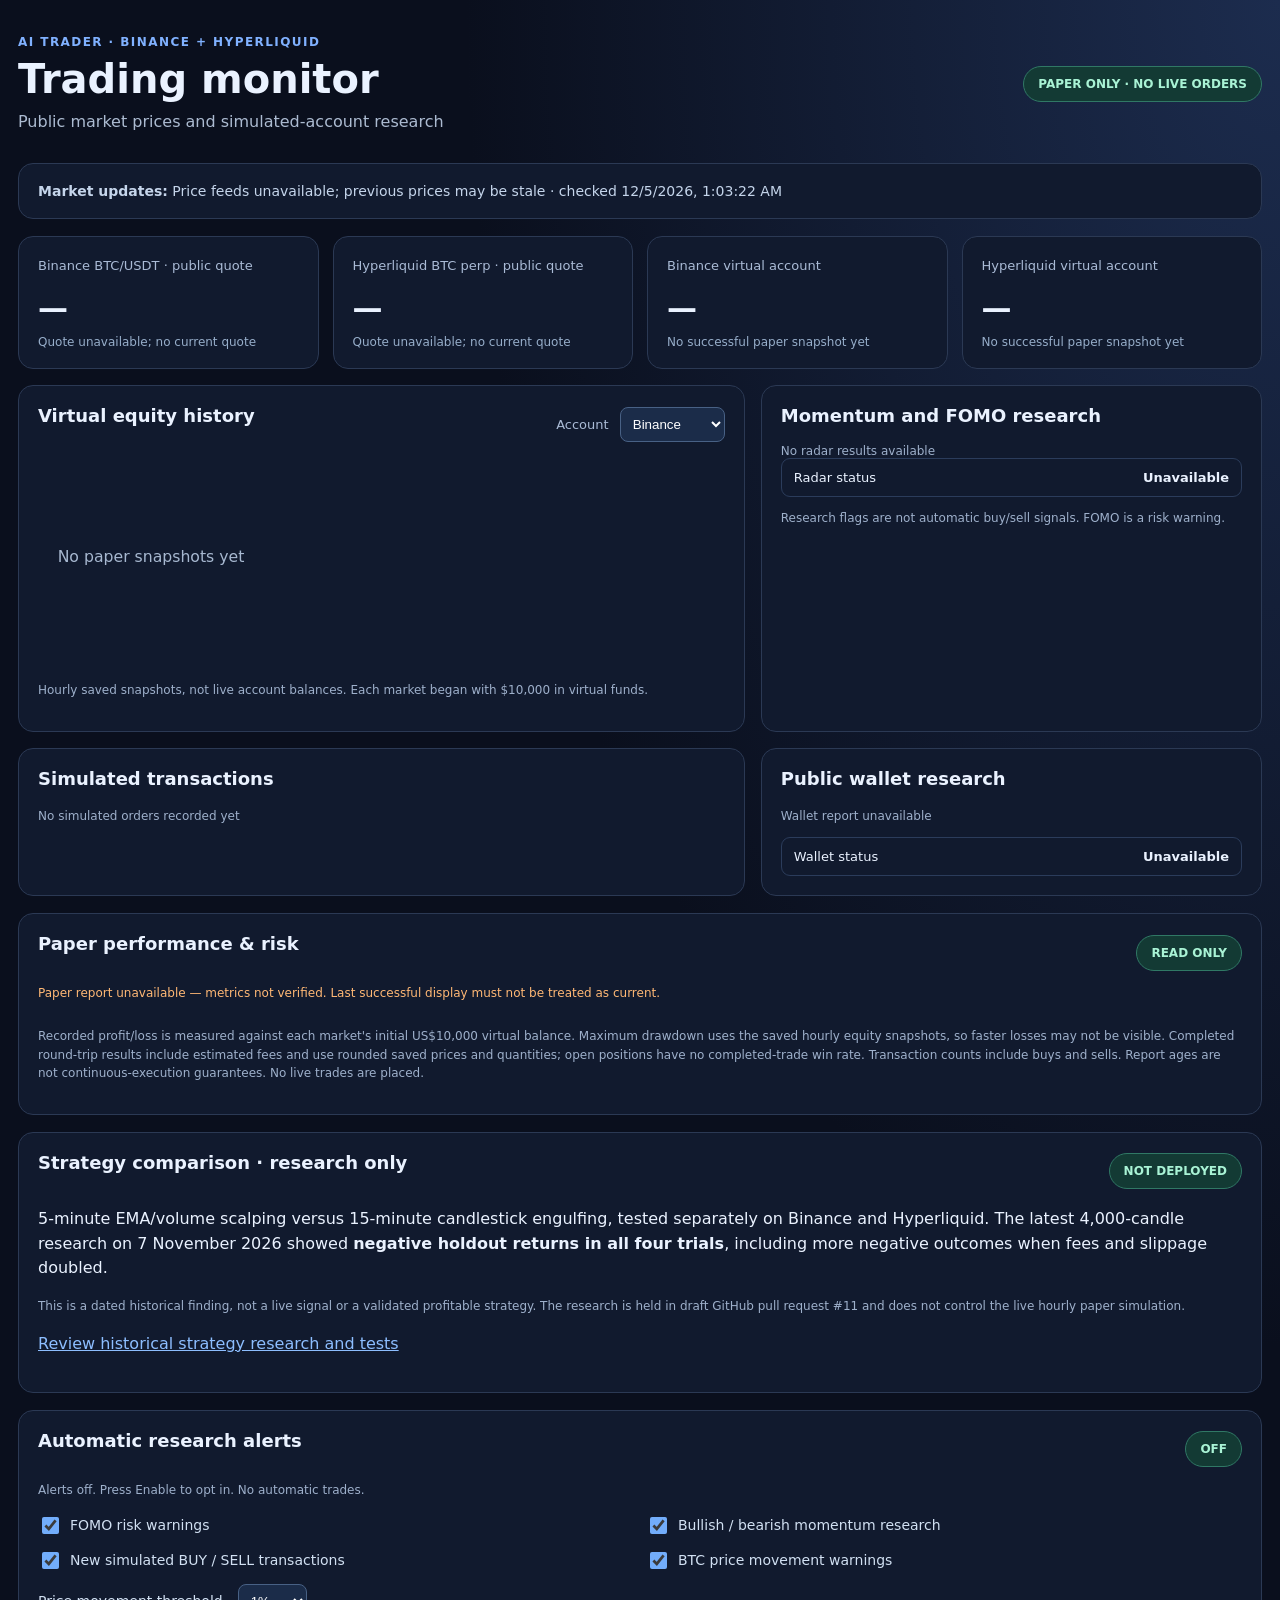
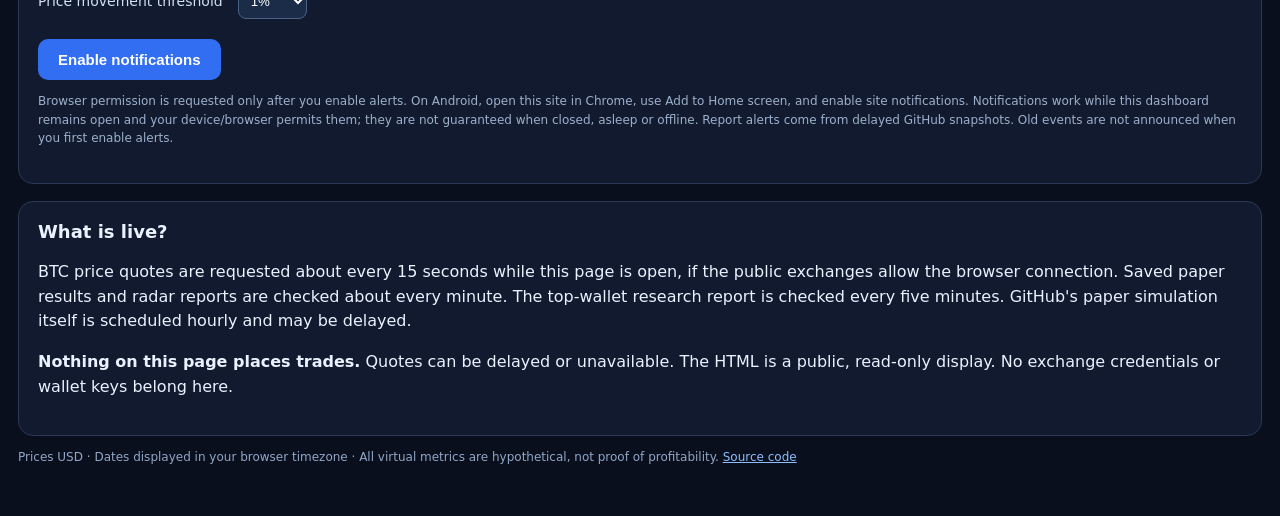
<file: docs/index.html>
<!doctype html>
<html lang="en">
<head>
<meta charset="utf-8">
<meta name="viewport" content="width=device-width, initial-scale=1">
<meta name="referrer" content="no-referrer">
<meta http-equiv="Content-Security-Policy" content="default-src 'none'; script-src 'self'; worker-src 'self'; style-src 'self'; connect-src https://data-api.binance.vision https://api.hyperliquid.xyz https://raw.githubusercontent.com; img-src 'self' data:; base-uri 'none'; form-action 'none'; frame-ancestors 'none'">
<title>AI Trader | Virtual Trading Monitor</title>
<link rel="stylesheet" href="./style.css">
<script defer src="./dashboard.js"></script>
<script defer src="./trade-metrics.js"></script>
<script defer src="./performance.js"></script>
<script defer src="./alerts.js"></script>
</head>
<body>
<main>
<header><div><p class="eyebrow">AI Trader · Binance + Hyperliquid</p><h1>Trading monitor</h1><p>Public market prices and simulated-account research</p></div><div class="tag">PAPER ONLY · NO LIVE ORDERS</div></header>
<section class="message" aria-live="polite"><b>Market updates:</b> <span id="market-status">Connecting to public data...</span> · <span id="clock">—</span></section>
<section class="cards">
<article><p>Binance BTC/USDT · public quote</p><strong id="binance-price">—</strong><small id="binance-age">Not received</small></article>
<article><p>Hyperliquid BTC perp · public quote</p><strong id="hyperliquid-price">—</strong><small id="hyperliquid-age">Not received</small></article>
<article><p>Binance virtual account</p><strong id="binance-equity">—</strong><small id="binance-meta">Awaiting saved paper results</small></article>
<article><p>Hyperliquid virtual account</p><strong id="hyperliquid-equity">—</strong><small id="hyperliquid-meta">Awaiting saved paper results</small></article>
</section>
<div class="columns">
<section class="panel">
<div class="between"><h2>Virtual equity history</h2><label for="market-select">Account <select id="market-select"><option value="binance">Binance</option><option value="hyperliquid">Hyperliquid</option></select></label></div>
<svg id="equity-chart" viewBox="0 0 700 230" role="img" aria-label="Virtual equity chart"><text x="20" y="120" fill="#a7b8d0">No paper history loaded</text></svg>
<p class="hint">Hourly saved snapshots, not live account balances. Each market began with $10,000 in virtual funds.</p>
</section>
<section class="panel">
<h2>Momentum and FOMO research</h2>
<div id="radar-status" class="hint">Awaiting research report</div>
<div id="radar-cards" class="list"></div>
<p class="hint">Research flags are not automatic buy/sell signals. FOMO is a risk warning.</p>
</section>
</div>
<div class="columns">
<section class="panel"><h2>Simulated transactions</h2><p id="trades-status" class="hint">Loading virtual ledger…</p><div id="trades-list" class="list"></div></section>
<section class="panel"><h2>Public wallet research</h2><p id="wallet-status" class="hint">Loading read-only leaderboard…</p><div id="wallets-list" class="list"></div></section>
</div>
<section class="panel" id="performance-panel">
<div class="between"><h2>Paper performance &amp; risk</h2><span class="tag">READ ONLY</span></div>
<p class="hint" id="performance-status" role="status">Checking saved virtual history…</p>
<div id="performance-list" class="performance-grid" aria-live="polite"></div>
<p class="hint">Recorded profit/loss is measured against each market's initial US$10,000 virtual balance. Maximum drawdown uses the saved hourly equity snapshots, so faster losses may not be visible. Completed round-trip results include estimated fees and use rounded saved prices and quantities; open positions have no completed-trade win rate. Transaction counts include buys and sells. Report ages are not continuous-execution guarantees. No live trades are placed.</p>
</section>
<section class="panel" id="strategy-panel">
<div class="between"><h2>Strategy comparison · research only</h2><span class="tag">NOT DEPLOYED</span></div>
<p>5-minute EMA/volume scalping versus 15-minute candlestick engulfing, tested separately on Binance and Hyperliquid. The latest 4,000-candle research on 7 November 2026 showed <strong>negative holdout returns in all four trials</strong>, including more negative outcomes when fees and slippage doubled.</p>
<p class="hint">This is a dated historical finding, not a live signal or a validated profitable strategy. The research is held in draft GitHub pull request #11 and does not control the live hourly paper simulation.</p>
<p><a id="strategy-lab-link" href="https://github.com/sjeyles2000-sudo/Ai-trading-bot/pull/11" target="_blank" rel="noopener noreferrer">Review historical strategy research and tests</a></p>
</section>
<section class="panel" id="alerts-panel">
<div class="between"><h2>Automatic research alerts</h2><span class="tag" id="alert-mode">OFF</span></div>
<p class="hint" id="alert-status" role="status">Alerts off. Press Enable to opt in. No automatic trades.</p>
<div class="alert-grid">
<label><input type="checkbox" id="alert-fomo"> FOMO risk warnings</label>
<label><input type="checkbox" id="alert-momentum"> Bullish / bearish momentum research</label>
<label><input type="checkbox" id="alert-paper"> New simulated BUY / SELL transactions</label>
<label><input type="checkbox" id="alert-price"> BTC price movement warnings</label>
<label for="alert-threshold">Price movement threshold
<select id="alert-threshold"><option value="0.5">0.5%</option><option value="1" selected>1%</option><option value="2">2%</option></select></label>
</div>
<button type="button" id="alerts-toggle">Enable notifications</button>
<p class="hint">Browser permission is requested only after you enable alerts. On Android, open this site in Chrome, use Add to Home screen, and enable site notifications. Notifications work while this dashboard remains open and your device/browser permits them; they are not guaranteed when closed, asleep or offline. Report alerts come from delayed GitHub snapshots. Old events are not announced when you first enable alerts.</p>
<div id="alert-log" class="list" aria-live="polite"></div>
</section>
<section class="panel"><h2>What is live?</h2><p>BTC price quotes are requested about every 15 seconds while this page is open, if the public exchanges allow the browser connection. Saved paper results and radar reports are checked about every minute. The top-wallet research report is checked every five minutes. GitHub's paper simulation itself is scheduled hourly and may be delayed.</p><p><b>Nothing on this page places trades.</b> Quotes can be delayed or unavailable. The HTML is a public, read-only display. No exchange credentials or wallet keys belong here.</p></section>
<footer>Prices USD · Dates displayed in your browser timezone · All virtual metrics are hypothetical, not proof of profitability. <a href="https://github.com/sjeyles2000-sudo/Ai-trading-bot">Source code</a></footer>
</main>
</body>
</html>
</file>
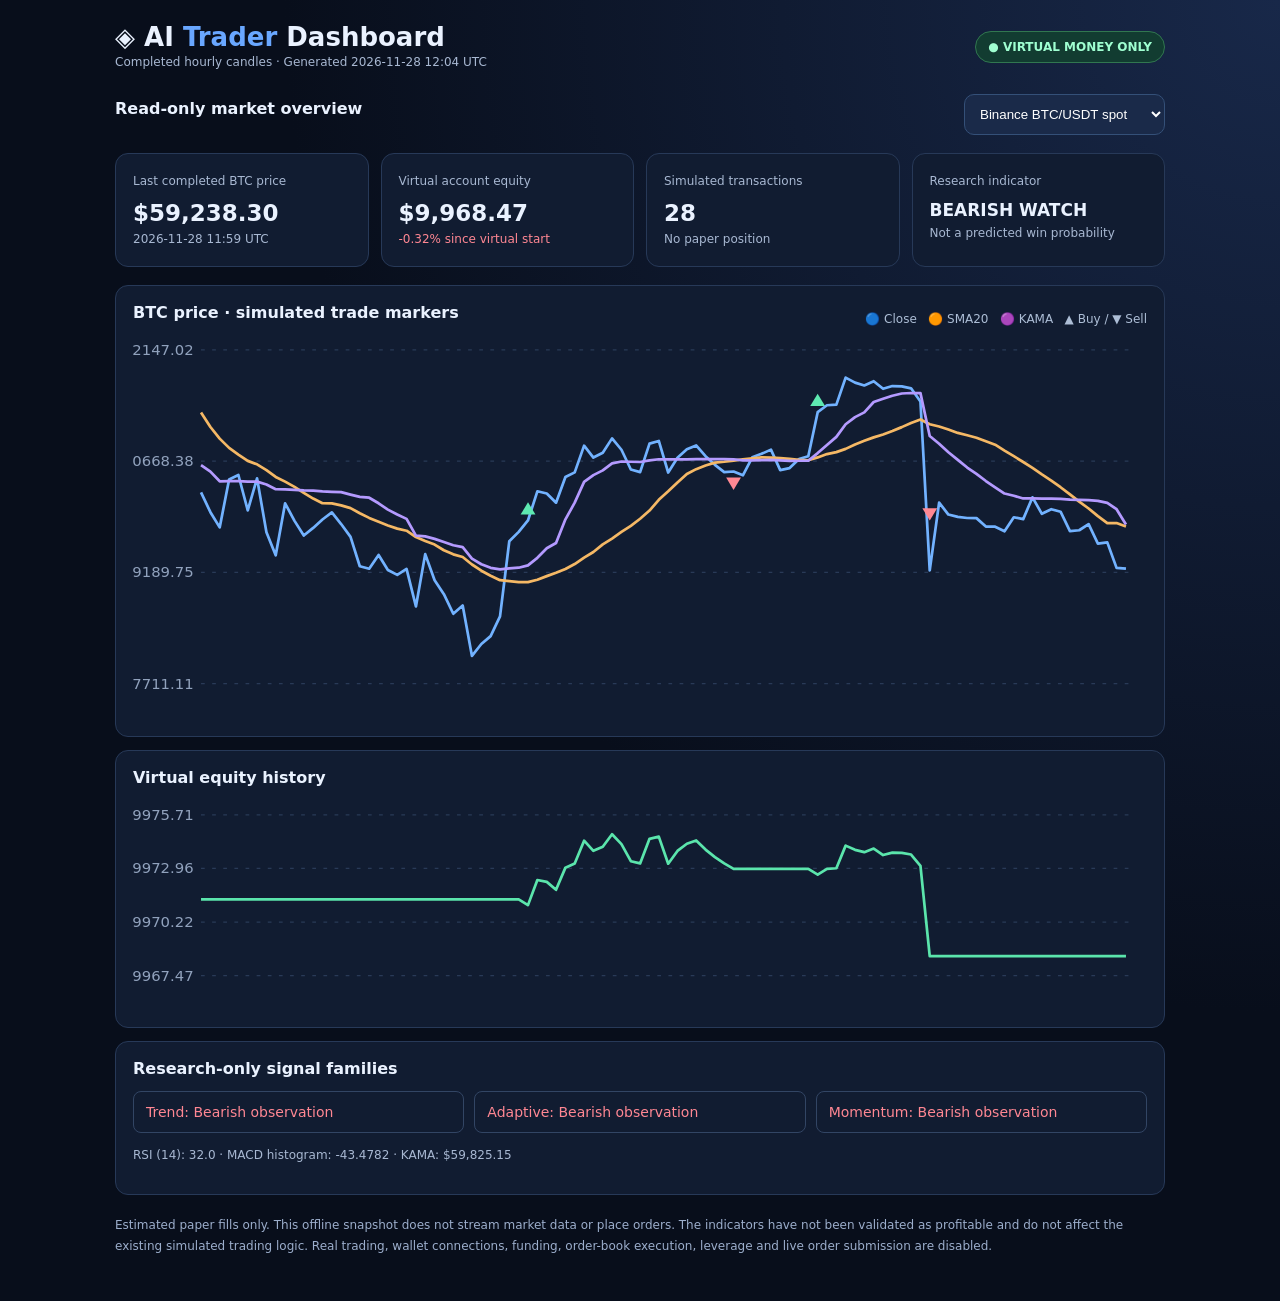
<file: ledger/dashboard.html>
<!doctype html><html lang="en"><head><meta charset="utf-8">
<meta name="viewport" content="width=device-width, initial-scale=1"><title>AI Trader — Paper Dashboard</title>
<style>
:root{color-scheme:dark;font-family:system-ui,sans-serif;background:#080e1b;color:#eaf2ff}
*{box-sizing:border-box}body{margin:0;background:radial-gradient(at top right,#182849,#080e1b 55%)}
main{max-width:1080px;margin:auto;padding:22px 15px 45px}
h1{font-size:26px;margin:0}h1 span{color:#69a7ff}h2{font-size:16px;margin:0 0 13px}
.head,.bar{display:flex;align-items:center;justify-content:space-between;gap:15px;flex-wrap:wrap}
.head{margin-bottom:22px}.small{font-size:12px;color:#a8b8d2;line-height:1.7}
.tag{border:1px solid #317750;background:#123c31;border-radius:30px;color:#9fffd1;padding:8px 12px;font-size:12px;font-weight:700}
select{background:#1a2a49;color:white;border:1px solid #345078;padding:11px;border-radius:10px}
.cards{display:grid;grid-template-columns:repeat(4,minmax(0,1fr));gap:12px;margin:18px 0}
.card{background:#111c31;border:1px solid #273958;border-radius:13px;padding:17px;min-width:0}
.value{font-size:23px;font-weight:750;margin:8px 0 3px;overflow-wrap:anywhere}
.good{color:#60eab2}.bad{color:#ff8793}.muted{color:#b5c0d1}
svg{width:100%;height:auto;display:block;min-height:160px}
.legend{color:#adbed6;font-size:12px}
.votes{display:grid;grid-template-columns:repeat(3,1fr);gap:10px}
.votes>div{padding:12px;border:1px solid #324564;border-radius:8px;font-size:14px}
footer{margin-top:20px;color:#9caecc;font-size:12px;line-height:1.7}
@media(max-width:700px){.cards{grid-template-columns:repeat(2,minmax(0,1fr))}
.votes{grid-template-columns:1fr}.value{font-size:20px}}
</style></head><body><main>
<header class="head"><div><h1>◈ AI <span>Trader</span> Dashboard</h1>
<div class="small">Completed hourly candles · Generated <span id="updated"></span></div></div>
<div class="tag">● VIRTUAL MONEY ONLY</div></header>
<div class="bar"><h2>Read-only market overview</h2><select id="market" aria-label="Select exchange"></select></div>
<section class="cards"><div class="card"><div class="small">Last completed BTC price</div><div class="value" id="price"></div><div class="small" id="candle"></div></div>
<div class="card"><div class="small">Virtual account equity</div><div class="value" id="equity"></div><div class="small" id="change"></div></div>
<div class="card"><div class="small">Simulated transactions</div><div class="value" id="trades"></div><div class="small" id="position"></div></div>
<div class="card"><div class="small">Research indicator</div><div class="value" id="watch"></div><div class="small">Not a predicted win probability</div></div></section>
<section class="card"><div class="bar"><h2>BTC price · simulated trade markers</h2>
<div class="legend">🔵 Close &nbsp; 🟠 SMA20 &nbsp; 🟣 KAMA &nbsp; ▲ Buy / ▼ Sell</div></div>
<svg id="priceChart" viewBox="0 0 820 310" role="img" aria-label="Hourly price and moving averages"></svg></section>
<section class="card" style="margin-top:13px"><h2>Virtual equity history</h2>
<svg id="equityChart" viewBox="0 0 820 170" role="img" aria-label="Simulated account equity"></svg></section>
<section class="card" style="margin-top:13px"><h2>Research-only signal families</h2>
<div id="votes" class="votes"></div><p class="small" id="metrics"></p></section>
<footer>Estimated paper fills only. This offline snapshot does not stream market data or place orders.
The indicators have not been validated as profitable and do not affect the existing simulated trading logic.
Real trading, wallet connections, funding, order-book execution, leverage and live order submission are disabled.</footer>
</main><script>const DATA={"updated":"2026-11-28 12:04 UTC","markets":{"binance":{"name":"Binance BTC/USDT spot","last_candle":"2026-11-28 11:59 UTC","price":59238.3,"equity":9968.466552710384,"change":-0.315334472896156,"units":0.0,"stop":0.0,"transactions":28,"closes":[60252.26,59990.01,59787.37,60424.37,60484.95,60014.6,60440.0,59721.61,59417.25,60108.01,59875.01,59679.18,59781.39,59893.62,59986.01,59832.0,59661.76,59272.01,59239.64,59421.85,59222.54,59157.43,59236.0,58738.33,59432.28,59086.0,58900.0,58640.34,58749.22,58080.77,58237.93,58344.01,58604.64,59603.25,59728.01,59879.23,60267.5,60237.86,60116.75,60458.01,60519.52,60873.72,60716.01,60779.98,60971.47,60819.55,60556.88,60521.78,60900.92,60936.26,60518.01,60714.01,60825.37,60876.81,60734.89,60618.79,60522.91,60529.99,60480.01,60718.59,60766.0,60820.77,60548.01,60577.18,60696.01,60733.31,61319.44,61411.0,61419.47,61777.36,61711.47,61673.45,61729.65,61630.0,61666.22,61662.57,61636.01,61460.1,59217.01,60116.98,59958.0,59928.0,59913.06,59910.33,59799.09,59798.41,59737.25,59923.1,59897.25,60186.64,59968.19,60029.2,59997.06,59738.41,59749.23,59832.0,59572.34,59588.29,59250.59,59238.3],"times":[1795510799999,1795514399999,1795517999999,1795521599999,1795525199999,1795528799999,1795532399999,1795535999999,1795539599999,1795543199999,1795546799999,1795550399999,1795553999999,1795557599999,1795561199999,1795564799999,1795568399999,1795571999999,1795575599999,1795579199999,1795582799999,1795586399999,1795589999999,1795593599999,1795597199999,1795600799999,1795604399999,1795607999999,1795611599999,1795615199999,1795618799999,1795622399999,1795625999999,1795629599999,1795633199999,1795636799999,1795640399999,1795643999999,1795647599999,1795651199999,1795654799999,1795658399999,1795661999999,1795665599999,1795669199999,1795672799999,1795676399999,1795679999999,1795683599999,1795687199999,1795690799999,1795694399999,1795697999999,1795701599999,1795705199999,1795708799999,1795712399999,1795715999999,1795719599999,1795723199999,1795726799999,1795730399999,1795733999999,1795737599999,1795741199999,1795744799999,1795748399999,1795751999999,1795755599999,1795759199999,1795762799999,1795766399999,1795769999999,1795773599999,1795777199999,1795780799999,1795784399999,1795787999999,1795791599999,1795795199999,1795798799999,1795802399999,1795805999999,1795809599999,1795813199999,1795816799999,1795820399999,1795823999999,1795827599999,1795831199999,1795834799999,1795838399999,1795841999999,1795845599999,1795849199999,1795852799999,1795856399999,1795859999999,1795863599999,1795867199999],"sma20":[61314.982,61122.435,60967.0355,60843.3645,60755.0915,60672.1125,60625.3145,60548.5065,60457.41900000001,60396.090000000004,60327.25549999999,60247.66799999999,60170.048999999985,60110.188,60105.743500000004,60080.4265,60044.531500000005,59976.68250000001,59914.853,59864.145,59812.65900000001,59771.030000000006,59743.4615,59659.15950000001,59606.52600000001,59560.096000000005,59483.096000000005,59429.03250000001,59395.63100000001,59294.26900000001,59212.415,59145.6565,59086.818999999996,59072.30049999999,59059.4005,59061.762,59092.049,59140.3415,59184.19700000001,59236.005000000005,59300.85400000001,59386.66849999999,59460.668999999994,59562.7515,59639.710999999996,59726.3885,59809.2325,59903.30449999999,60010.88949999999,60153.66399999999,60267.668000000005,60386.168000000005,60497.204500000014,60560.88250000001,60611.22650000001,60648.20450000001,60660.975,60675.58149999999,60693.74450000001,60706.77350000001,60719.09750000001,60716.45000000001,60708.05000000001,60697.909999999996,60684.137,60679.82500000001,60717.953,60762.414000000004,60788.341499999995,60830.39650000001,60890.069500000005,60938.04150000001,60983.25549999999,61020.91499999999,61067.481499999994,61119.67049999999,61175.3255,61221.831000000006,61158.681,61128.600499999986,61088.20049999999,61043.562,61011.8145,60978.471999999994,60933.62600000001,60886.88100000001,60807.77149999999,60733.37649999999,60657.2655,60577.729499999994,60490.56549999999,60408.35299999999,60321.7235,60227.14399999999,60131.294499999996,60039.76599999999,59936.582500000004,59842.992000000006,59844.67100000001,59800.73700000001],"kama":[60614.34727687261,60528.30835948403,60400.519922707186,60401.4375798695,60404.21815349298,60395.5374017698,60395.80827223147,60357.6875760575,60295.35043079138,60292.89657193543,60286.75406290479,60279.12711515583,60276.99467263234,60267.05983620284,60260.36542669224,60256.01113233791,60223.61578752797,60194.388590028924,60182.03772784286,60107.66728162997,60025.07507540299,59959.941507802985,59900.317245347425,59677.19476539661,59667.40985228211,59635.66155434633,59594.60711833191,59550.82470216312,59525.61743627865,59373.30139071152,59297.63311033936,59250.47411815784,59229.48980926071,59244.75425874914,59251.69906973896,59282.793829919225,59383.5949790723,59510.771609196105,59580.18995320507,59895.04001018447,60117.15067071803,60391.82900452534,60483.066298907215,60545.7728253785,60638.60781596604,60663.21247372246,60660.32035007465,60656.652222286284,60678.743731715054,60692.91798017435,60692.179909795486,60692.47040633658,60693.80480839548,60695.50301163606,60696.32436459883,60694.93836795246,60693.90624152047,60693.15495635179,60677.42108818573,60678.42802447529,60682.142715569964,60684.66210925768,60678.06354733125,60672.45655408719,60672.635788352774,60673.77407666738,60775.602938821095,60883.48178494539,60989.84114251781,61157.86860765578,61253.37139600592,61315.38367631521,61453.11554569781,61497.11591848767,61537.49921191557,61566.4297477091,61573.01427447339,61571.9174207138,61002.10623290917,60900.50825531404,60787.04669868606,60684.04179964079,60583.545472610225,60499.7557460709,60403.259328986074,60320.066364042024,60238.70322188892,60207.57213606026,60171.87550897559,60172.061169590284,60171.03224793374,60168.73546335872,60166.43791864424,60157.09975098143,60153.73995846584,60151.62836247532,60141.192345938616,60113.15236256562,60028.60429816127,59825.15456853256],"rsi":32.03295517461035,"macd_histogram":-43.47821645008088,"votes":{"Trend":-1,"Adaptive":-1,"Momentum":-1},"watch":"BEARISH_WATCH","trades":[{"time":"2026-11-08T06:59:59Z","side":"BUY","price":75869.0356},{"time":"2026-11-08T19:59:59Z","side":"SIGNAL SELL","price":75891.0655},{"time":"2026-11-09T15:59:59Z","side":"BUY","price":75571.2968},{"time":"2026-11-10T05:59:59Z","side":"SIGNAL SELL","price":74778.4321},{"time":"2026-11-11T06:59:59Z","side":"BUY","price":73660.812},{"time":"2026-11-12T01:59:59Z","side":"SIGNAL SELL","price":73677.7427},{"time":"2026-11-15T10:59:59Z","side":"BUY","price":65632.2797},{"time":"2026-11-15T16:59:59Z","side":"STOP SELL","price":64287.4743},{"time":"2026-11-15T22:59:59Z","side":"BUY","price":65257.4824},{"time":"2026-11-16T03:59:59Z","side":"SIGNAL SELL","price":65081.363},{"time":"2026-11-16T18:59:59Z","side":"BUY","price":65084.526},{"time":"2026-11-17T06:59:59Z","side":"SIGNAL SELL","price":64523.3022},{"time":"2026-11-17T07:59:59Z","side":"BUY","price":64772.5101},{"time":"2026-11-17T08:59:59Z","side":"SIGNAL SELL","price":64307.0304},{"time":"2026-11-17T14:59:59Z","side":"BUY","price":65050.519},{"time":"2026-11-17T15:59:59Z","side":"STOP SELL","price":63717.6339},{"time":"2026-11-18T00:59:59Z","side":"BUY","price":64823.1754},{"time":"2026-11-18T13:59:59Z","side":"SIGNAL SELL","price":63912.1579},{"time":"2026-11-19T06:59:59Z","side":"BUY","price":63784.2162},{"time":"2026-11-19T17:59:59Z","side":"STOP SELL","price":62477.2776},{"time":"2026-11-21T13:59:59Z","side":"BUY","price":60588.6892},{"time":"2026-11-22T03:59:59Z","side":"STOP SELL","price":59347.227},{"time":"2026-11-22T10:59:59Z","side":"BUY","price":60906.6581},{"time":"2026-11-23T20:59:59Z","side":"SIGNAL SELL","price":61208.3805},{"time":"2026-11-25T19:59:59Z","side":"BUY","price":59909.1696},{"time":"2026-11-26T17:59:59Z","side":"SIGNAL SELL","price":60499.725},{"time":"2026-11-27T02:59:59Z","side":"BUY","price":61350.0997},{"time":"2026-11-27T14:59:59Z","side":"STOP SELL","price":60093.0362}],"equity_history":[9971.3803,9971.3803,9971.3803,9971.3803,9971.3803,9971.3803,9971.3803,9971.3803,9971.3803,9971.3803,9971.3803,9971.3803,9971.3803,9971.3803,9971.3803,9971.3803,9971.3803,9971.3803,9971.3803,9971.3803,9971.3803,9971.3803,9971.3803,9971.3803,9971.3803,9971.3803,9971.3803,9971.3803,9971.3803,9971.3803,9971.3803,9971.3803,9971.3803,9971.3803,9971.3803,9971.0816,9972.3727,9972.2742,9971.8714,9973.0063,9973.2108,9974.3887,9973.8643,9974.077,9974.7138,9974.2086,9973.3351,9973.2184,9974.4792,9974.5967,9973.2058,9973.8576,9974.2279,9974.399,9973.9271,9973.541,9973.2221,9972.9438,9972.9438,9972.9438,9972.9438,9972.9438,9972.9438,9972.9438,9972.9438,9972.9438,9972.645,9972.9424,9972.9699,9974.1323,9973.9183,9973.7948,9973.9773,9973.6537,9973.7713,9973.7594,9973.6732,9973.1018,9968.4666,9968.4666,9968.4666,9968.4666,9968.4666,9968.4666,9968.4666,9968.4666,9968.4666,9968.4666,9968.4666,9968.4666,9968.4666,9968.4666,9968.4666,9968.4666,9968.4666,9968.4666,9968.4666,9968.4666,9968.4666,9968.4666]},"hyperliquid":{"name":"Hyperliquid BTC perpetual","last_candle":"2026-11-28 11:59 UTC","price":59208.0,"equity":9967.686406527104,"change":-0.3231359347289575,"units":0.0,"stop":0.0,"transactions":30,"closes":[60221.0,59963.0,59753.0,60401.0,60430.0,59973.0,60421.0,59690.0,59381.0,60090.0,59841.0,59632.0,59751.0,59867.0,59950.0,59795.0,59631.0,59237.0,59200.0,59385.0,59186.0,59129.0,59206.0,58699.0,59409.0,59056.0,58868.0,58599.0,58719.0,58058.0,58216.0,58329.0,58590.0,59589.0,59721.0,59876.0,60262.0,60230.0,60101.0,60435.0,60515.0,60854.0,60701.0,60761.0,60967.0,60790.0,60533.0,60497.0,60883.0,60907.0,60481.0,60684.0,60810.0,60841.0,60682.0,60594.0,60492.0,60507.0,60451.0,60696.0,60741.0,60791.0,60516.0,60554.0,60666.0,60701.0,61310.0,61399.0,61402.0,61769.0,61705.0,61649.0,61710.0,61610.0,61639.0,61649.0,61629.0,61468.0,59182.0,60089.0,59946.0,59928.0,59887.0,59885.0,59775.0,59760.0,59710.0,59897.0,59863.0,60161.0,59940.0,60002.0,59967.0,59699.0,59723.0,59817.0,59540.0,59561.0,59211.0,59208.0],"times":[1795510799999,1795514399999,1795517999999,1795521599999,1795525199999,1795528799999,1795532399999,1795535999999,1795539599999,1795543199999,1795546799999,1795550399999,1795553999999,1795557599999,1795561199999,1795564799999,1795568399999,1795571999999,1795575599999,1795579199999,1795582799999,1795586399999,1795589999999,1795593599999,1795597199999,1795600799999,1795604399999,1795607999999,1795611599999,1795615199999,1795618799999,1795622399999,1795625999999,1795629599999,1795633199999,1795636799999,1795640399999,1795643999999,1795647599999,1795651199999,1795654799999,1795658399999,1795661999999,1795665599999,1795669199999,1795672799999,1795676399999,1795679999999,1795683599999,1795687199999,1795690799999,1795694399999,1795697999999,1795701599999,1795705199999,1795708799999,1795712399999,1795715999999,1795719599999,1795723199999,1795726799999,1795730399999,1795733999999,1795737599999,1795741199999,1795744799999,1795748399999,1795751999999,1795755599999,1795759199999,1795762799999,1795766399999,1795769999999,1795773599999,1795777199999,1795780799999,1795784399999,1795787999999,1795791599999,1795795199999,1795798799999,1795802399999,1795805999999,1795809599999,1795813199999,1795816799999,1795820399999,1795823999999,1795827599999,1795831199999,1795834799999,1795838399999,1795841999999,1795845599999,1795849199999,1795852799999,1795856399999,1795859999999,1795863599999,1795867199999],"sma20":[61288.15,61094.7,60938.7,60815.6,60726.4,60642.55,60595.6,60518.15,60427.5,60366.45,60297.15,60216.2,60139.05,60078.95,60073.7,60048.35,60012.25,59944.15,59881.8,59830.6,59778.85,59737.15,59709.8,59624.7,59573.65,59527.8,59450.15,59395.6,59362.5,59260.9,59179.65,59114.5,59056.45,59042.55,59031.1,59035.15,59066.7,59116.35,59161.4,59213.9,59280.35,59366.6,59441.35,59544.45,59622.35,59709.05,59792.3,59887.2,59995.4,60137.85,60251.1,60368.85,60479.85,60542.45,60590.5,60626.4,60637.9,60651.75,60669.25,60682.3,60693.6,60690.45,60681.2,60670.85,60655.8,60651.35,60690.2,60735.3,60761.25,60804.35,60865.55,60913.8,60958.8,60997.25,61045.1,61097.85,61154.7,61202.75,61139.3,61108.95,61069.2,61026.05,60994.6,60961.15,60916.6,60869.55,60789.55,60714.45,60637.5,60557.1,60468.85,60386.5,60299.35,60203.8,60108.0,60016.4,59911.95,59816.6,59818.05,59774.0],"kama":[60585.41252384045,60495.75724176021,60366.30903009235,60367.645944803066,60369.52856535793,60360.42495463426,60360.81097798678,60322.88233470922,60260.14290792068,60257.98209542573,60251.872809689616,60243.76647283275,60241.69577505996,60232.13213816479,60225.88682974148,60221.68230934164,60189.94964718504,60161.32282835792,60148.986594807786,60074.31831380344,59993.316961462675,59932.513532922836,59872.161933892414,59641.88039984514,59632.969810765164,59602.34950042013,59562.05714551571,59518.2391170473,59494.264192448594,59348.190208025204,59275.75938340034,59231.11474186182,59211.352168529615,59227.125178193324,59234.5063520225,59267.29678392426,59370.73603389199,59501.4573397087,59570.57030836586,59876.42315766237,60100.74345481867,60370.61802838779,60462.93447817106,60525.071621503455,60620.577762682355,60641.904348250515,60639.22453418128,60635.79445088497,60657.55710343941,60670.74687363085,60669.69556016045,60669.8934218372,60671.267782409814,60672.65023307048,60672.88527023858,60671.50032258542,60670.34773580742,60669.584038306384,60652.93280087477,60653.92886035404,60657.799223753434,60660.21882930843,60652.55061730209,60647.53591682784,60647.63677050477,60648.54882337925,60752.970953337455,60861.64901847529,60969.145635582434,61140.321413528836,61238.99943845063,61297.586424221416,61429.6534613357,61472.87756468699,61511.01840686853,61542.253253717,61550.31885749155,61549.282224817274,60984.71762631243,60882.16364317404,60770.579690333594,60672.043811699914,60570.30246090434,60485.54000130708,60389.29811934482,60302.35872236675,60219.47541265712,60187.23902284998,60150.49794165871,60150.63155741115,60149.65134589212,60147.922706298144,60145.65227662874,60135.330632276346,60131.9355729558,60129.30011600143,60118.913595658305,60092.839639226,60012.16883280995,59820.6441578783],"rsi":32.467018199223844,"macd_histogram":-43.89753805089293,"votes":{"Trend":-1,"Adaptive":-1,"Momentum":-1},"watch":"BEARISH_WATCH","trades":[{"time":"2026-11-08T06:59:59Z","side":"BUY","price":75850.9065},{"time":"2026-11-08T19:59:59Z","side":"SIGNAL SELL","price":75879.0415},{"time":"2026-11-09T15:59:59Z","side":"BUY","price":75541.752},{"time":"2026-11-10T05:59:59Z","side":"SIGNAL SELL","price":74762.6},{"time":"2026-11-11T06:59:59Z","side":"BUY","price":73630.797},{"time":"2026-11-12T01:59:59Z","side":"SIGNAL SELL","price":73646.1585},{"time":"2026-11-15T10:59:59Z","side":"BUY","price":65612.79},{"time":"2026-11-15T16:59:59Z","side":"STOP SELL","price":64268.3839},{"time":"2026-11-15T22:59:59Z","side":"BUY","price":65239.6035},{"time":"2026-11-16T03:59:59Z","side":"SIGNAL SELL","price":65050.4585},{"time":"2026-11-16T18:59:59Z","side":"BUY","price":65060.514},{"time":"2026-11-17T03:59:59Z","side":"SIGNAL SELL","price":64992.4875},{"time":"2026-11-17T04:59:59Z","side":"BUY","price":65052.51},{"time":"2026-11-17T06:59:59Z","side":"SIGNAL SELL","price":64493.737},{"time":"2026-11-17T07:59:59Z","side":"BUY","price":64741.3545},{"time":"2026-11-17T08:59:59Z","side":"SIGNAL SELL","price":64273.847},{"time":"2026-11-17T14:59:59Z","side":"BUY","price":65026.497},{"time":"2026-11-17T15:59:59Z","side":"STOP SELL","price":63694.1041},{"time":"2026-11-18T00:59:59Z","side":"BUY","price":64804.386},{"time":"2026-11-18T13:59:59Z","side":"SIGNAL SELL","price":63878.045},{"time":"2026-11-19T06:59:59Z","side":"BUY","price":63764.8665},{"time":"2026-11-19T17:59:59Z","side":"STOP SELL","price":62458.3244},{"time":"2026-11-21T13:59:59Z","side":"BUY","price":60578.274},{"time":"2026-11-22T03:59:59Z","side":"STOP SELL","price":59337.0252},{"time":"2026-11-22T10:59:59Z","side":"BUY","price":60882.426},{"time":"2026-11-23T20:59:59Z","side":"SIGNAL SELL","price":61163.403},{"time":"2026-11-25T19:59:59Z","side":"BUY","price":59905.938},{"time":"2026-11-26T17:59:59Z","side":"SIGNAL SELL","price":60476.7465},{"time":"2026-11-27T02:59:59Z","side":"BUY","price":61340.655},{"time":"2026-11-27T14:59:59Z","side":"STOP SELL","price":60083.785}],"equity_history":[9970.6655,9970.6655,9970.6655,9970.6655,9970.6655,9970.6655,9970.6655,9970.6655,9970.6655,9970.6655,9970.6655,9970.6655,9970.6655,9970.6655,9970.6655,9970.6655,9970.6655,9970.6655,9970.6655,9970.6655,9970.6655,9970.6655,9970.6655,9970.6655,9970.6655,9970.6655,9970.6655,9970.6655,9970.6655,9970.6655,9970.6655,9970.6655,9970.6655,9970.6655,9970.6655,9970.3667,9971.6503,9971.5439,9971.1149,9972.2256,9972.4916,9973.619,9973.1102,9973.3097,9973.9947,9973.4061,9972.5515,9972.4318,9973.7154,9973.7952,9972.3786,9973.0536,9973.4727,9973.5757,9973.047,9972.7544,9972.4152,9972.1633,9972.1633,9972.1633,9972.1633,9972.1633,9972.1633,9972.1633,9972.1633,9972.1633,9971.8645,9972.1536,9972.1633,9973.3554,9973.1475,9972.9656,9973.1638,9972.839,9972.9331,9972.9656,9972.9007,9972.3777,9967.6864,9967.6864,9967.6864,9967.6864,9967.6864,9967.6864,9967.6864,9967.6864,9967.6864,9967.6864,9967.6864,9967.6864,9967.6864,9967.6864,9967.6864,9967.6864,9967.6864,9967.6864,9967.6864,9967.6864,9967.6864,9967.6864]}}};
const $=id=>document.getElementById(id),ns="http://www.w3.org/2000/svg";
const usd=n=>new Intl.NumberFormat("en-US",{style:"currency",currency:"USD"}).format(n);
function svgEl(parent,tag,attrs,text){let el=document.createElementNS(ns,tag);
Object.entries(attrs).forEach(([k,v])=>el.setAttribute(k,v));
if(text!==undefined)el.textContent=text;parent.append(el);return el;}
function chart(id,series,height,markers=[]){const root=$(id);root.replaceChildren();
const vals=series.flatMap(s=>s.values.filter(Number.isFinite));
if(!vals.length){svgEl(root,"text",{x:400,y:90,fill:"#aabbd3"},"No snapshots yet");return;}
const n=series[0].values.length,minimum=Math.min(...vals),maximum=Math.max(...vals);
const pad=Math.max((maximum-minimum)*0.1,Math.abs(maximum)*0.0001,0.01);
const lo=minimum-pad,hi=maximum+pad;
const x=i=>55+i*748/Math.max(n-1,1),y=v=>12+(hi-v)/(hi-lo)*(height-40);
for(let i=0;i<4;i++){let v=lo+(hi-lo)*i/3,py=y(v);
svgEl(root,"line",{x1:55,x2:810,y1:py,y2:py,stroke:"#293a57","stroke-dasharray":"3 6"});
svgEl(root,"text",{x:49,y:py+4,fill:"#91a2bd","font-size":"12","text-anchor":"end"},v.toFixed(2));}
series.forEach(s=>{let d="",active=false;s.values.forEach((v,i)=>{if(!Number.isFinite(v)){active=false;return;}
d+=(active?"L":"M")+x(i).toFixed(1)+" "+y(v).toFixed(1)+" ";active=true;});
svgEl(root,"path",{d,fill:"none",stroke:s.color,"stroke-width":2.2,"stroke-linejoin":"round"});});
markers.forEach(m=>{if(m.index<0||m.index>=n)return;
const px=x(m.index),py=y(m.price),buy=m.side==="BUY";
svgEl(root,"path",{d:buy?`M${px} ${py-13} l-6 10 h12 Z`:`M${px} ${py+13} l-6 -10 h12 Z`,fill:buy?"#5ee9b1":"#ff8893"});});}
function show(key){const d=DATA.markets[key];if(!d)return;
$("price").textContent=usd(d.price);$("candle").textContent=d.last_candle;
$("equity").textContent=usd(d.equity);$("change").textContent=d.change.toFixed(2)+"% since virtual start";
$("change").className="small "+(d.change>=0?"good":"bad");
$("trades").textContent=d.transactions;$("position").textContent=d.units?"Holding "+d.units.toFixed(6)+" virtual BTC":"No paper position";
$("watch").textContent=d.watch.replace("_"," ");$("watch").style.fontSize="17px";
const marks=d.trades.map(trade=>({index:d.times.findIndex(t=>Math.abs(t-Date.parse(trade.time))<1500),
price:trade.price,side:trade.side}));
chart("priceChart",[{values:d.closes,color:"#72b2ff"},{values:d.sma20,color:"#f5b865"},{values:d.kama,color:"#b49aff"}],310,marks);
chart("equityChart",[{values:d.equity_history,color:"#5be5ac"}],170);
$("votes").replaceChildren();Object.entries(d.votes).forEach(([name,v])=>{const el=document.createElement("div");
el.textContent=name+": "+(v>0?"Bullish observation":v<0?"Bearish observation":"Neutral");
el.className=v>0?"good":v<0?"bad":"muted";$("votes").append(el);});
$("metrics").textContent="RSI (14): "+d.rsi.toFixed(1)+" · MACD histogram: "+d.macd_histogram.toFixed(4)+
" · KAMA: "+usd(d.kama[d.kama.length-1]);}
$("updated").textContent=DATA.updated;Object.entries(DATA.markets).forEach(([key,d])=>{
const option=document.createElement("option");option.value=key;option.textContent=d.name;$("market").append(option);});
$("market").addEventListener("change",e=>show(e.target.value));show($("market").value);
</script></body></html>
</file>
<file: docs/style.css>
:root{color-scheme:dark;font-family:system-ui,-apple-system,Segoe UI,sans-serif;background:#0a0f1d;color:#eaf2ff}*{box-sizing:border-box}body{margin:0;background:radial-gradient(ellipse at top right,#1c2c4e 0,transparent 45%),#0a0f1d}main{max-width:1280px;margin:0 auto;padding:30px 18px 52px}header,.between{display:flex;gap:18px;align-items:center;justify-content:space-between;flex-wrap:wrap}header{padding-bottom:26px}h1{font-size:clamp(28px,4vw,40px);margin:4px 0 8px}h2{font-size:18px;margin:0 0 18px}p{line-height:1.55}.eyebrow{text-transform:uppercase;letter-spacing:.12em;color:#80b1ff;font-size:12px;font-weight:800}header p{margin:3px 0;color:#acbbd1}.tag{background:#133a34;border:1px solid #307865;border-radius:22px;color:#a9f3d5;font-size:12px;font-weight:800;padding:10px 14px}.message,.panel,.cards article{background:#111a2e;border:1px solid #2b3954;border-radius:15px;padding:19px}.message{margin-bottom:17px;color:#c5d5eb;font-size:14px}.cards{display:grid;grid-template-columns:repeat(4,minmax(0,1fr));gap:14px;margin-bottom:16px}.cards p{color:#aabbd6;font-size:13px;margin:0 0 13px}.cards strong{font-size:clamp(21px,2.6vw,30px);display:block;overflow-wrap:anywhere;font-variant-numeric:tabular-nums}.cards small{display:block;color:#97aeca;margin-top:10px;font-size:12px}.columns{display:grid;grid-template-columns:1.45fr 1fr;gap:16px;margin:16px 0}.panel{min-width:0}svg{display:block;width:100%;height:auto;min-height:140px}.hint{font-size:12px;color:#9eb0cb}.list{display:grid;gap:9px}.line{border:1px solid #2b3c5b;border-radius:9px;padding:11px 12px;display:flex;align-items:flex-start;justify-content:space-between;gap:12px;flex-wrap:wrap;font-size:13px}.line small{color:#a6b8d0}.line strong{font-variant-numeric:tabular-nums}.good{color:#6be6b3}.warning{color:#ffb875}.bad{color:#ff8996}label{font-size:13px;color:#aabbd6}select{margin-left:7px;padding:8px;background:#1b2c49;color:#fff;border:1px solid #486185;border-radius:8px}footer{padding-top:14px;color:#90a7c6;font-size:12px}a{color:#8dbeff}@media(max-width:950px){.cards{grid-template-columns:repeat(2,minmax(0,1fr))}.columns{grid-template-columns:1fr}}@media(max-width:450px){main{padding:18px 12px}.cards{gap:9px}.cards article,.panel{padding:13px}.cards strong{font-size:20px}}
#alerts-panel{margin:17px 0}
.alert-grid{display:grid;grid-template-columns:repeat(2,minmax(0,1fr));gap:12px;margin:15px 0 20px}
.alert-grid label{font-size:14px;color:#d1e0f2;line-height:1.6;display:flex;align-items:center;gap:8px;flex-wrap:wrap}
.alert-grid input{width:17px;height:17px;accent-color:#72adfb}
#alerts-toggle{background:#316ef1;color:white;border:0;border-radius:10px;font-size:15px;font-weight:700;padding:12px 20px;cursor:pointer}
#alerts-toggle:focus-visible{outline:3px solid #c7e6ff;outline-offset:4px}
#alert-log{margin-top:16px}
@media(max-width:700px){.alert-grid{grid-template-columns:1fr}}

/* Read-only performance and strategy health panels */
#performance-panel,#strategy-panel{margin:17px 0}
.performance-grid{display:grid;grid-template-columns:repeat(2,minmax(0,1fr));gap:9px}
.performance-grid .line{align-items:center}
.performance-grid .line strong{text-align:right}
@media(max-width:700px){.performance-grid{grid-template-columns:1fr}}
</file>
